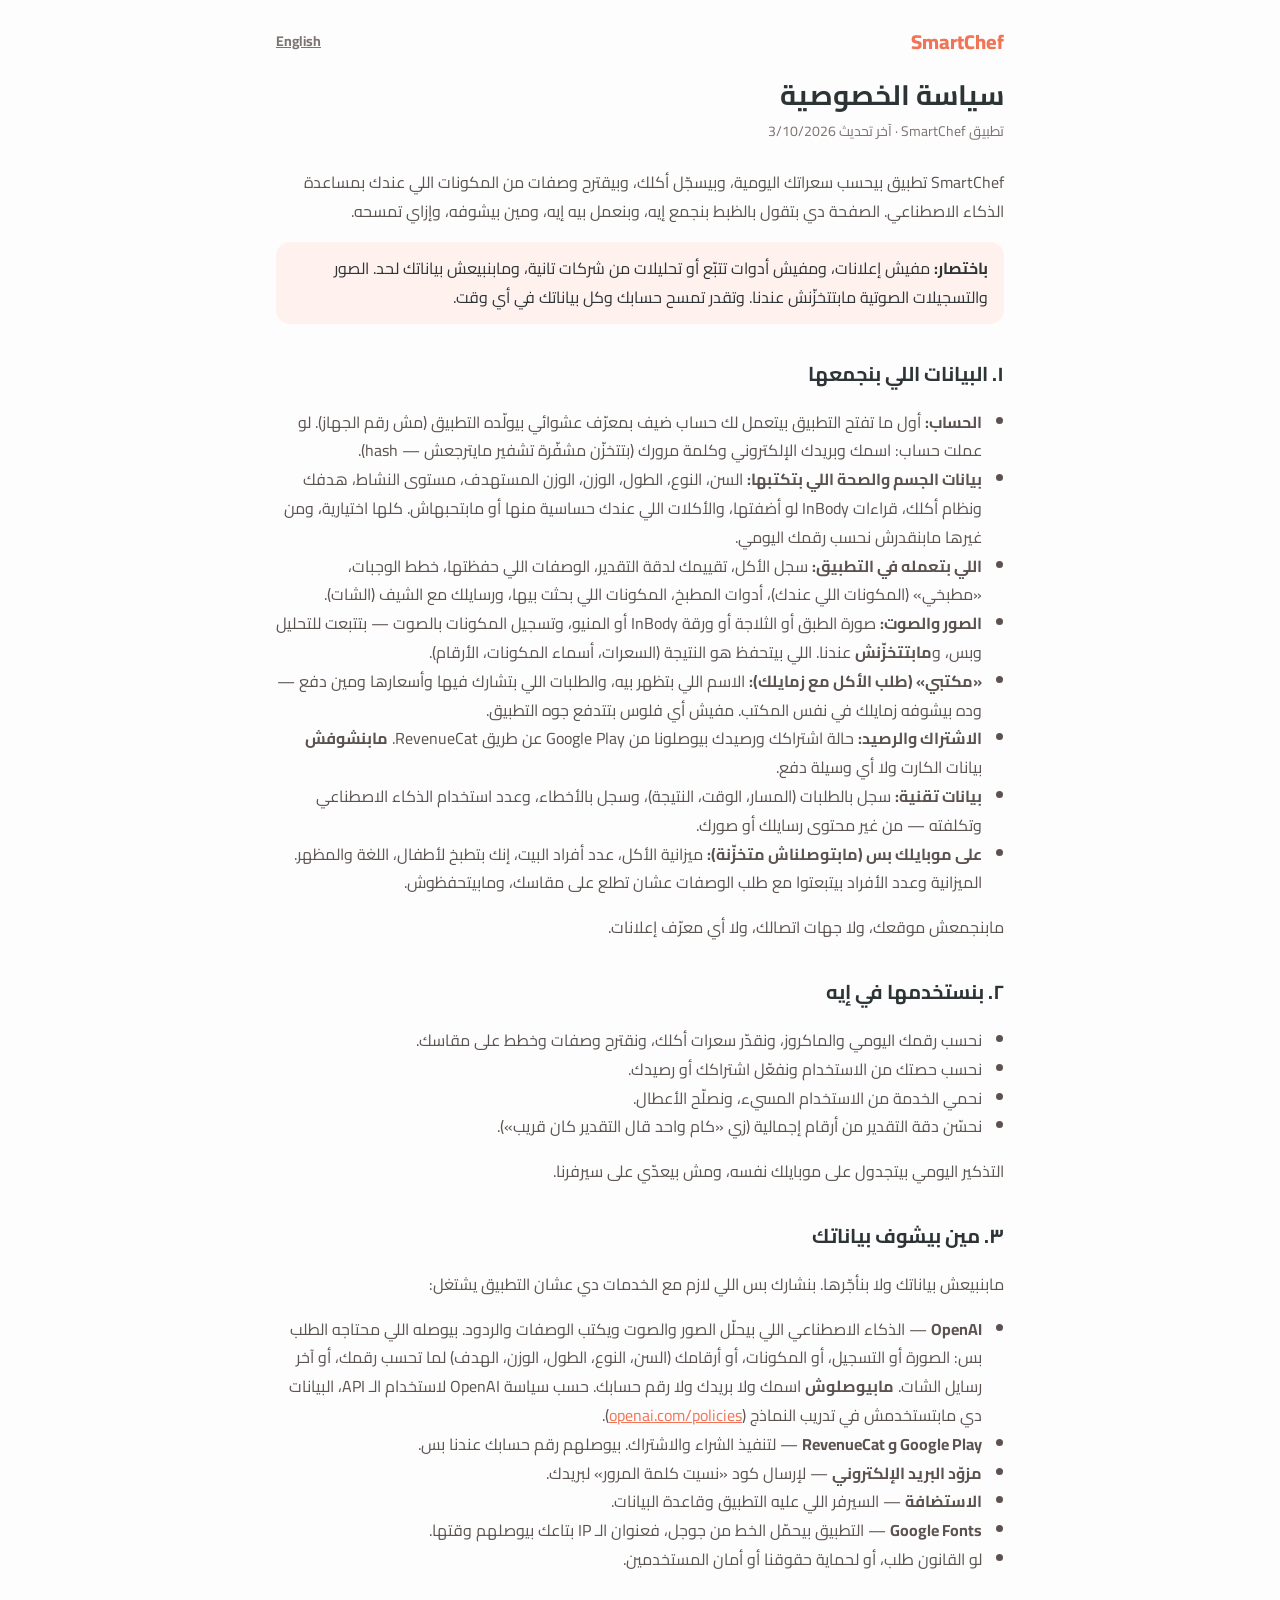
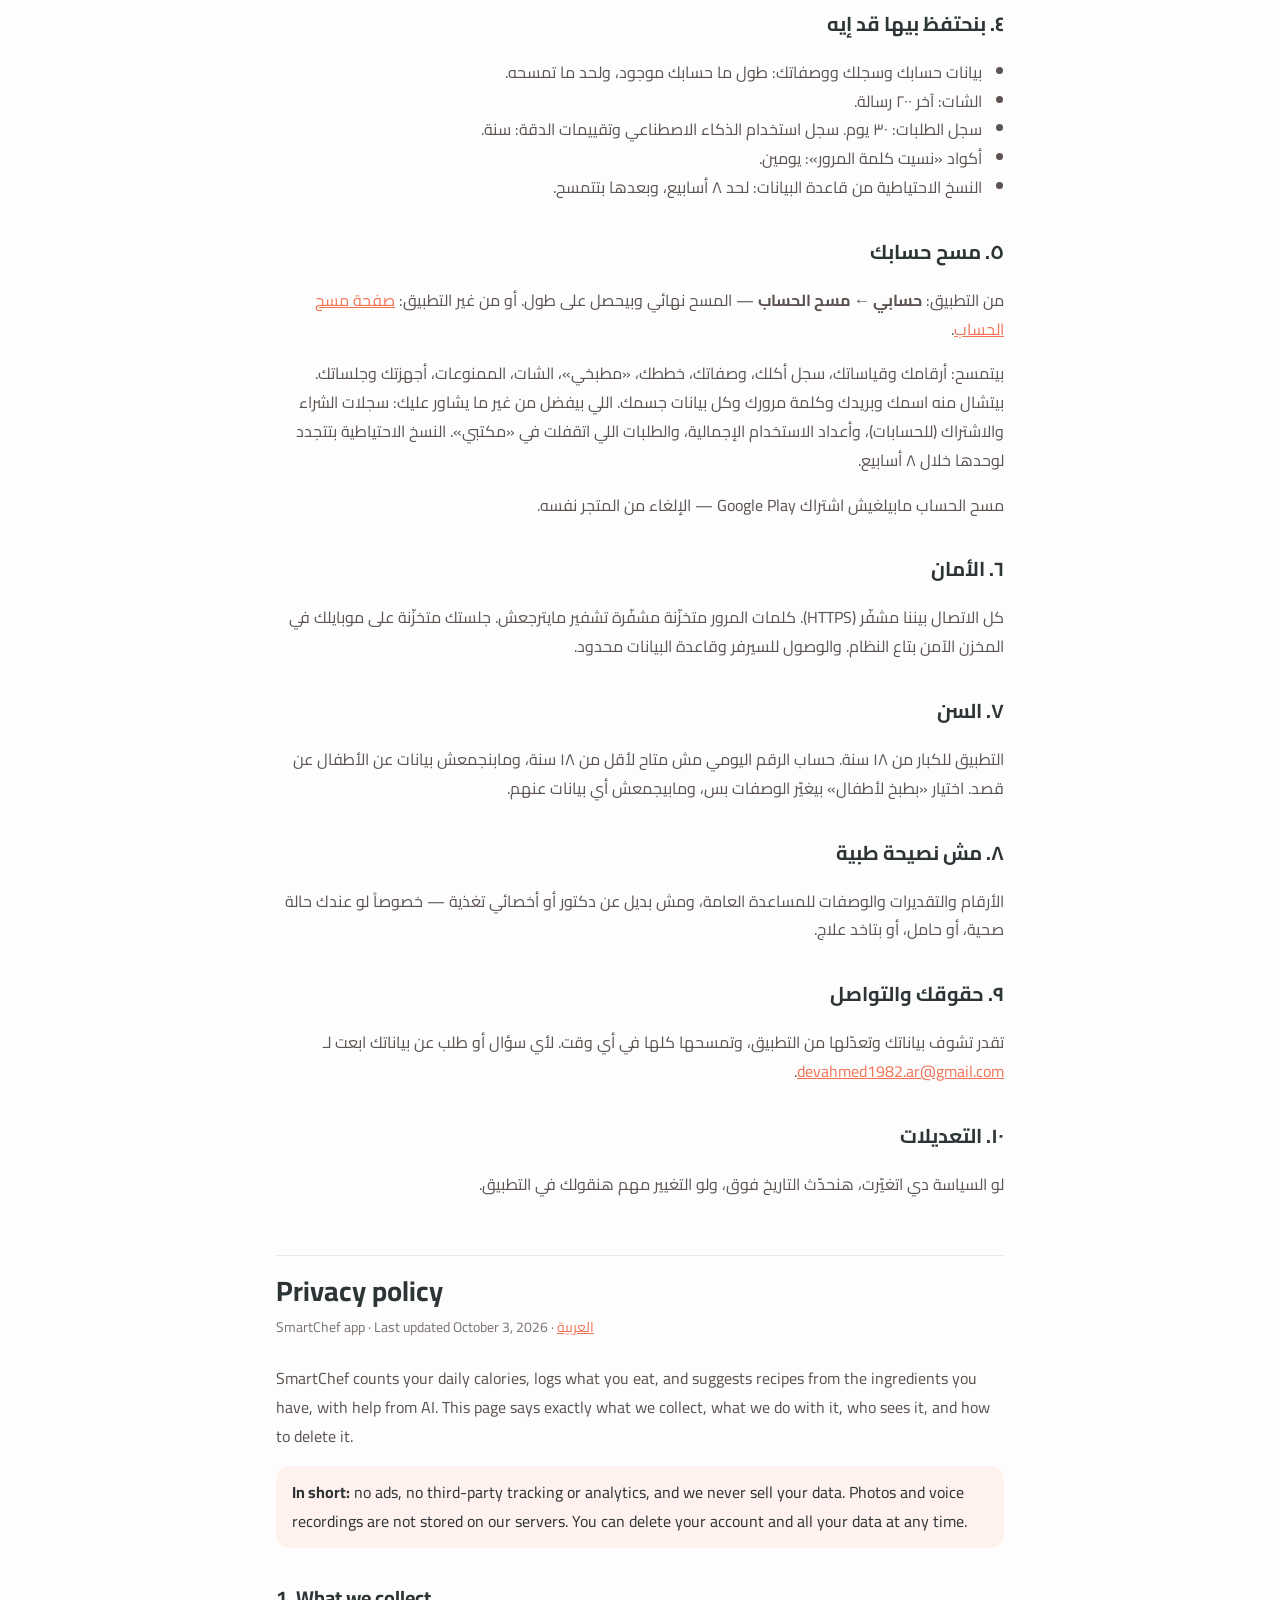
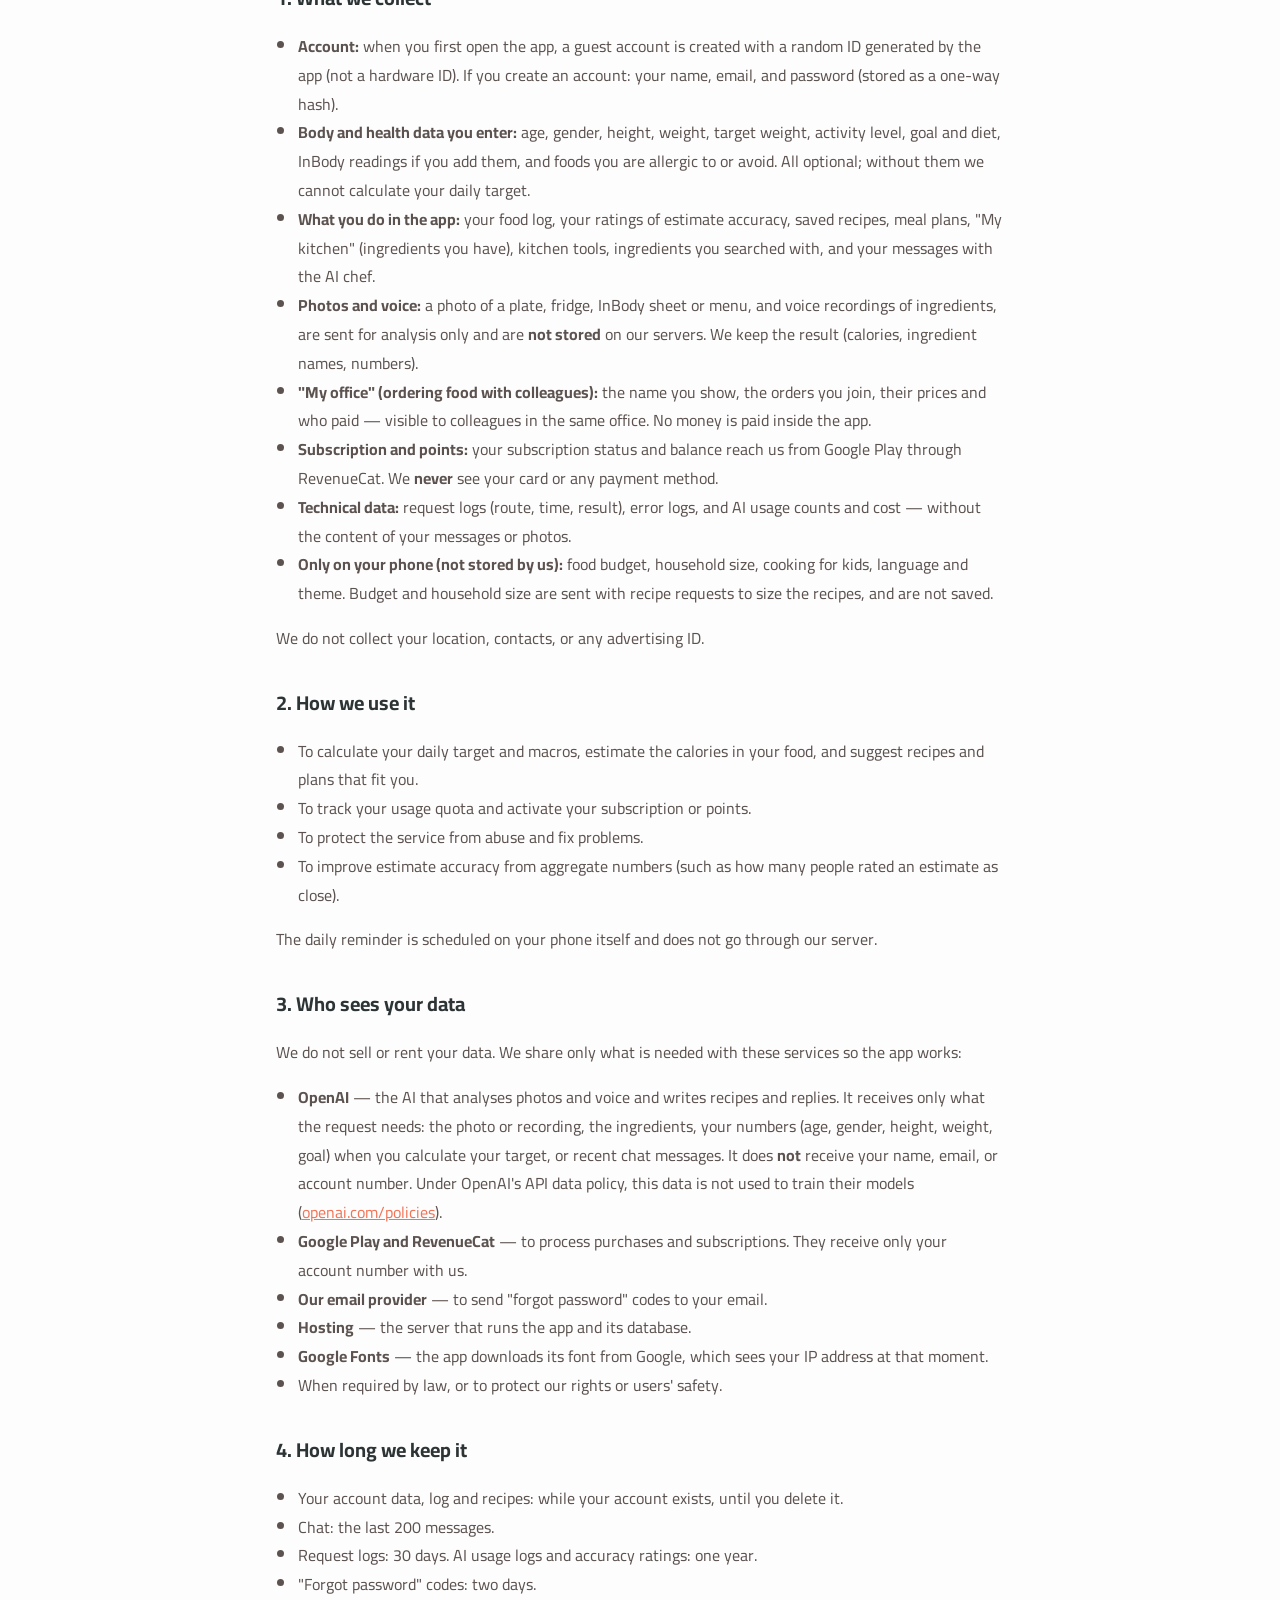
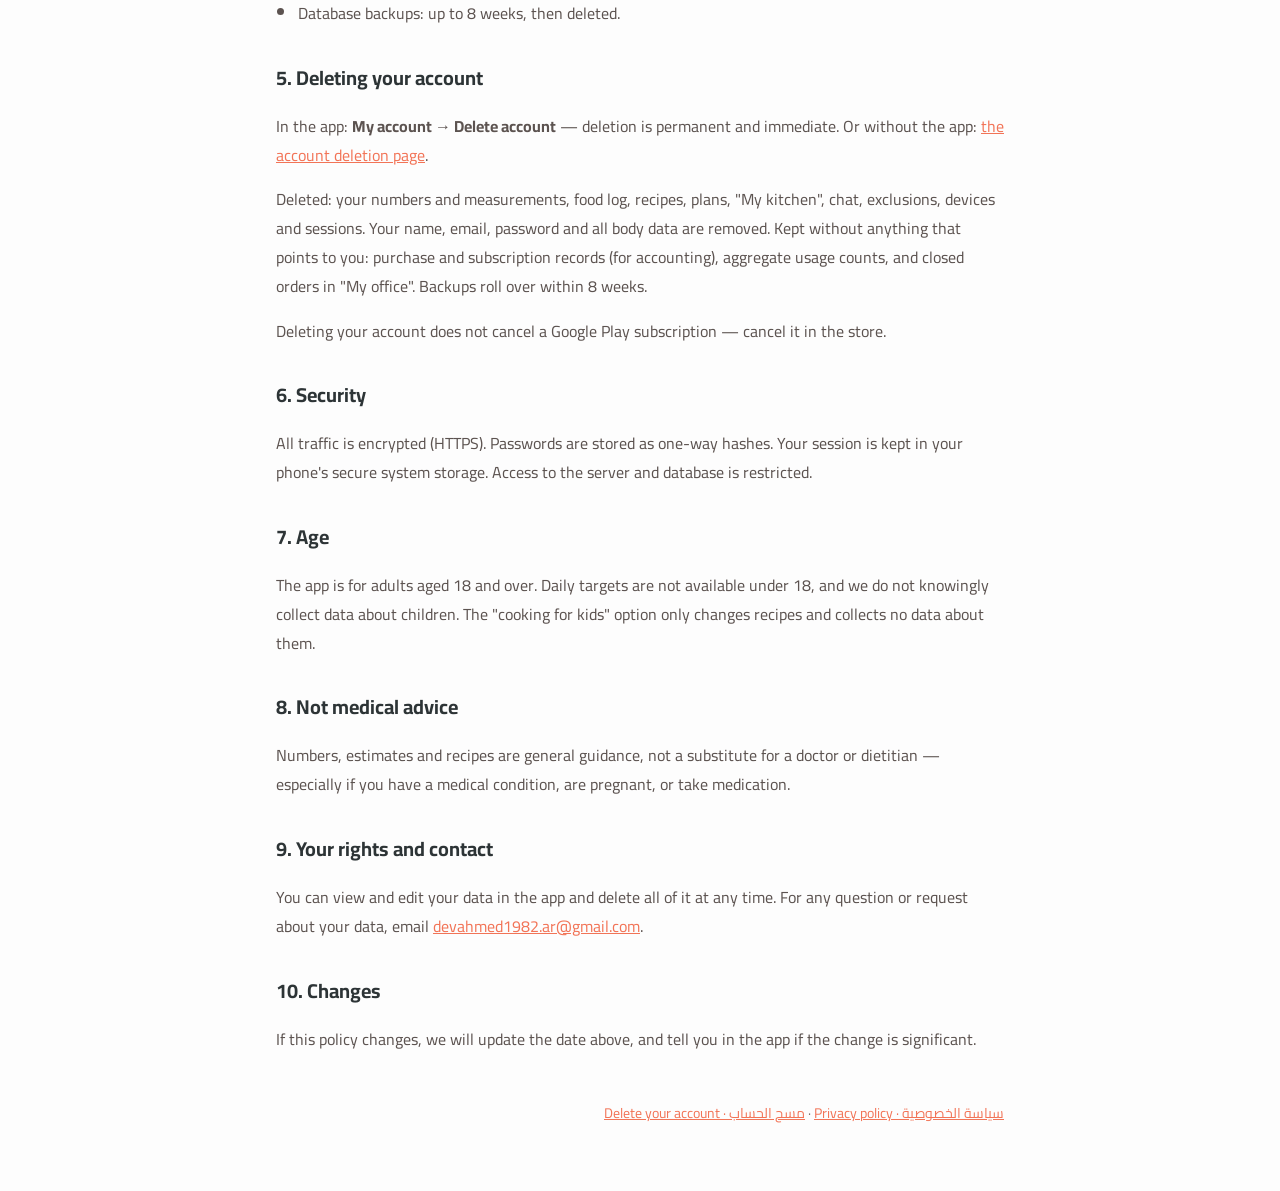
<file: index.html>
<!DOCTYPE html>
<html lang="ar" dir="rtl">
<head>
    <meta charset="utf-8" />
    <meta name="viewport" content="width=device-width, initial-scale=1" />
    <title>سياسة الخصوصية · SmartChef — Privacy policy</title>
    <link rel="preconnect" href="https://fonts.googleapis.com" />
    <link rel="stylesheet" href="https://fonts.googleapis.com/css2?family=Cairo:wght@400;600;700;800&display=swap" />
    <link rel="stylesheet" href="style.css" />
</head>
<body>
<!--
  نسخة ثابتة من SmartChef.API/Pages/Legal/Privacy.cshtml — بتتنشر على GitHub Pages
  (AhmedrezkRagab/smartchef-privacy) زي باقي التطبيقات. لو صفحة السيرفر اتغيّرت،
  دي بتتغيّر معاها، ونموذج Data safety في Play Console كمان.
-->
<div class="wrap">
    <header>
        <span class="brand">SmartChef</span>
        <a class="lang" href="#en">English</a>
    </header>

    <section id="ar" lang="ar" dir="rtl">
        <h1>سياسة الخصوصية</h1>
        <p class="meta">تطبيق SmartChef · آخر تحديث 3/10/2026</p>

        <p>
            SmartChef تطبيق بيحسب سعراتك اليومية، وبيسجّل أكلك، وبيقترح وصفات من المكونات اللي عندك
            بمساعدة الذكاء الاصطناعي. الصفحة دي بتقول بالظبط بنجمع إيه، وبنعمل بيه إيه، ومين بيشوفه،
            وإزاي تمسحه.
        </p>

        <div class="note">
            <strong>باختصار:</strong> مفيش إعلانات، ومفيش أدوات تتبّع أو تحليلات من شركات تانية، ومابنبيعش
            بياناتك لحد. الصور والتسجيلات الصوتية مابتتخزّنش عندنا. وتقدر تمسح حسابك وكل بياناتك في أي وقت.
        </div>

        <h2>١. البيانات اللي بنجمعها</h2>
        <ul>
            <li><strong>الحساب:</strong> أول ما تفتح التطبيق بيتعمل لك حساب ضيف بمعرّف عشوائي بيولّده التطبيق
                (مش رقم الجهاز). لو عملت حساب: اسمك وبريدك الإلكتروني وكلمة مرورك (بتتخزّن مشفّرة تشفير
                مايترجعش — hash).</li>
            <li><strong>بيانات الجسم والصحة اللي بتكتبها:</strong> السن، النوع، الطول، الوزن، الوزن المستهدف،
                مستوى النشاط، هدفك ونظام أكلك، قراءات InBody لو أضفتها، والأكلات اللي عندك حساسية منها أو
                مابتحبهاش. كلها اختيارية، ومن غيرها مابنقدرش نحسب رقمك اليومي.</li>
            <li><strong>اللي بتعمله في التطبيق:</strong> سجل الأكل، تقييمك لدقة التقدير، الوصفات اللي حفظتها،
                خطط الوجبات، «مطبخي» (المكونات اللي عندك)، أدوات المطبخ، المكونات اللي بحثت بيها، ورسايلك
                مع الشيف (الشات).</li>
            <li><strong>الصور والصوت:</strong> صورة الطبق أو الثلاجة أو ورقة InBody أو المنيو، وتسجيل المكونات
                بالصوت — بتتبعت للتحليل وبس، و<strong>مابتتخزّنش</strong> عندنا. اللي بيتحفظ هو النتيجة
                (السعرات، أسماء المكونات، الأرقام).</li>
            <li><strong>«مكتبي» (طلب الأكل مع زمايلك):</strong> الاسم اللي بتظهر بيه، والطلبات اللي بتشارك فيها
                وأسعارها ومين دفع — وده بيشوفه زمايلك في نفس المكتب. مفيش أي فلوس بتتدفع جوه التطبيق.</li>
            <li><strong>الاشتراك والرصيد:</strong> حالة اشتراكك ورصيدك بيوصلونا من Google Play عن طريق RevenueCat.
                <strong>مابنشوفش</strong> بيانات الكارت ولا أي وسيلة دفع.</li>
            <li><strong>بيانات تقنية:</strong> سجل بالطلبات (المسار، الوقت، النتيجة)، وسجل بالأخطاء، وعدد
                استخدام الذكاء الاصطناعي وتكلفته — من غير محتوى رسايلك أو صورك.</li>
            <li><strong>على موبايلك بس (مابتوصلناش متخزّنة):</strong> ميزانية الأكل، عدد أفراد البيت، إنك
                بتطبخ لأطفال، اللغة والمظهر. الميزانية وعدد الأفراد بيتبعتوا مع طلب الوصفات عشان تطلع على
                مقاسك، ومابيتحفظوش.</li>
        </ul>
        <p>مابنجمعش موقعك، ولا جهات اتصالك، ولا أي معرّف إعلانات.</p>

        <h2>٢. بنستخدمها في إيه</h2>
        <ul>
            <li>نحسب رقمك اليومي والماكروز، ونقدّر سعرات أكلك، ونقترح وصفات وخطط على مقاسك.</li>
            <li>نحسب حصتك من الاستخدام ونفعّل اشتراكك أو رصيدك.</li>
            <li>نحمي الخدمة من الاستخدام المسيء، ونصلّح الأعطال.</li>
            <li>نحسّن دقة التقدير من أرقام إجمالية (زي «كام واحد قال التقدير كان قريب»).</li>
        </ul>
        <p>التذكير اليومي بيتجدول على موبايلك نفسه، ومش بيعدّي على سيرفرنا.</p>

        <h2>٣. مين بيشوف بياناتك</h2>
        <p>مابنبيعش بياناتك ولا بنأجّرها. بنشارك بس اللي لازم مع الخدمات دي عشان التطبيق يشتغل:</p>
        <ul>
            <li><strong>OpenAI</strong> — الذكاء الاصطناعي اللي بيحلّل الصور والصوت ويكتب الوصفات والردود. بيوصله
                اللي محتاجه الطلب بس: الصورة أو التسجيل، أو المكونات، أو أرقامك (السن، النوع، الطول، الوزن،
                الهدف) لما تحسب رقمك، أو آخر رسايل الشات. <strong>مابيوصلوش</strong> اسمك ولا بريدك ولا رقم
                حسابك. حسب سياسة OpenAI لاستخدام الـ API، البيانات دي مابتستخدمش في تدريب النماذج
                (<a href="https://openai.com/policies/" rel="noopener">openai.com/policies</a>).</li>
            <li><strong>Google Play و RevenueCat</strong> — لتنفيذ الشراء والاشتراك. بيوصلهم رقم حسابك عندنا بس.</li>
            <li><strong>مزوّد البريد الإلكتروني</strong> — لإرسال كود «نسيت كلمة المرور» لبريدك.</li>
            <li><strong>الاستضافة</strong> — السيرفر اللي عليه التطبيق وقاعدة البيانات.</li>
            <li><strong>Google Fonts</strong> — التطبيق بيحمّل الخط من جوجل، فعنوان الـ IP بتاعك بيوصلهم وقتها.</li>
            <li>لو القانون طلب، أو لحماية حقوقنا أو أمان المستخدمين.</li>
        </ul>

        <h2>٤. بنحتفظ بيها قد إيه</h2>
        <ul>
            <li>بيانات حسابك وسجلك ووصفاتك: طول ما حسابك موجود، ولحد ما تمسحه.</li>
            <li>الشات: آخر ٢٠٠ رسالة.</li>
            <li>سجل الطلبات: ٣٠ يوم. سجل استخدام الذكاء الاصطناعي وتقييمات الدقة: سنة.</li>
            <li>أكواد «نسيت كلمة المرور»: يومين.</li>
            <li>النسخ الاحتياطية من قاعدة البيانات: لحد ٨ أسابيع، وبعدها بتتمسح.</li>
        </ul>

        <h2>٥. مسح حسابك</h2>
        <p>
            من التطبيق: <strong>حسابي ← مسح الحساب</strong> — المسح نهائي وبيحصل على طول. أو من غير التطبيق:
            <a href="delete-account.html">صفحة مسح الحساب</a>.
        </p>
        <p>
            بيتمسح: أرقامك وقياساتك، سجل أكلك، وصفاتك، خططك، «مطبخي»، الشات، الممنوعات، أجهزتك وجلساتك.
            بيتشال منه اسمك وبريدك وكلمة مرورك وكل بيانات جسمك. اللي بيفضل من غير ما يشاور عليك: سجلات
            الشراء والاشتراك (للحسابات)، وأعداد الاستخدام الإجمالية، والطلبات اللي اتقفلت في «مكتبي».
            النسخ الاحتياطية بتتجدد لوحدها خلال ٨ أسابيع.
        </p>
        <p>مسح الحساب مابيلغيش اشتراك Google Play — الإلغاء من المتجر نفسه.</p>

        <h2>٦. الأمان</h2>
        <p>
            كل الاتصال بيننا مشفّر (HTTPS). كلمات المرور متخزّنة مشفّرة تشفير مايترجعش. جلستك متخزّنة على
            موبايلك في المخزن الآمن بتاع النظام. والوصول للسيرفر وقاعدة البيانات محدود.
        </p>

        <h2>٧. السن</h2>
        <p>
            التطبيق للكبار من ١٨ سنة. حساب الرقم اليومي مش متاح لأقل من ١٨ سنة، ومابنجمعش بيانات عن
            الأطفال عن قصد. اختيار «بطبخ لأطفال» بيغيّر الوصفات بس، ومابيجمعش أي بيانات عنهم.
        </p>

        <h2>٨. مش نصيحة طبية</h2>
        <p>
            الأرقام والتقديرات والوصفات للمساعدة العامة، ومش بديل عن دكتور أو أخصائي تغذية — خصوصاً لو عندك
            حالة صحية، أو حامل، أو بتاخد علاج.
        </p>

        <h2>٩. حقوقك والتواصل</h2>
        <p>
            تقدر تشوف بياناتك وتعدّلها من التطبيق، وتمسحها كلها في أي وقت. لأي سؤال أو طلب عن بياناتك
            ابعت لـ <a href="mailto:devahmed1982.ar@gmail.com">devahmed1982.ar@gmail.com</a>.
        </p>

        <h2>١٠. التعديلات</h2>
        <p>لو السياسة دي اتغيّرت، هنحدّث التاريخ فوق، ولو التغيير مهم هنقولك في التطبيق.</p>
    </section>

    <hr />

    <section id="en" lang="en" dir="ltr">
        <h1>Privacy policy</h1>
        <p class="meta">SmartChef app · Last updated October 3, 2026 · <a href="#ar">العربية</a></p>

        <p>
            SmartChef counts your daily calories, logs what you eat, and suggests recipes from the ingredients you
            have, with help from AI. This page says exactly what we collect, what we do with it, who sees it, and
            how to delete it.
        </p>

        <div class="note">
            <strong>In short:</strong> no ads, no third-party tracking or analytics, and we never sell your data.
            Photos and voice recordings are not stored on our servers. You can delete your account and all your
            data at any time.
        </div>

        <h2>1. What we collect</h2>
        <ul>
            <li><strong>Account:</strong> when you first open the app, a guest account is created with a random ID
                generated by the app (not a hardware ID). If you create an account: your name, email, and password
                (stored as a one-way hash).</li>
            <li><strong>Body and health data you enter:</strong> age, gender, height, weight, target weight, activity
                level, goal and diet, InBody readings if you add them, and foods you are allergic to or avoid. All
                optional; without them we cannot calculate your daily target.</li>
            <li><strong>What you do in the app:</strong> your food log, your ratings of estimate accuracy, saved
                recipes, meal plans, "My kitchen" (ingredients you have), kitchen tools, ingredients you searched
                with, and your messages with the AI chef.</li>
            <li><strong>Photos and voice:</strong> a photo of a plate, fridge, InBody sheet or menu, and voice
                recordings of ingredients, are sent for analysis only and are <strong>not stored</strong> on our
                servers. We keep the result (calories, ingredient names, numbers).</li>
            <li><strong>"My office" (ordering food with colleagues):</strong> the name you show, the orders you join,
                their prices and who paid — visible to colleagues in the same office. No money is paid inside the
                app.</li>
            <li><strong>Subscription and points:</strong> your subscription status and balance reach us from Google
                Play through RevenueCat. We <strong>never</strong> see your card or any payment method.</li>
            <li><strong>Technical data:</strong> request logs (route, time, result), error logs, and AI usage counts
                and cost — without the content of your messages or photos.</li>
            <li><strong>Only on your phone (not stored by us):</strong> food budget, household size, cooking for
                kids, language and theme. Budget and household size are sent with recipe requests to size the
                recipes, and are not saved.</li>
        </ul>
        <p>We do not collect your location, contacts, or any advertising ID.</p>

        <h2>2. How we use it</h2>
        <ul>
            <li>To calculate your daily target and macros, estimate the calories in your food, and suggest recipes
                and plans that fit you.</li>
            <li>To track your usage quota and activate your subscription or points.</li>
            <li>To protect the service from abuse and fix problems.</li>
            <li>To improve estimate accuracy from aggregate numbers (such as how many people rated an estimate as
                close).</li>
        </ul>
        <p>The daily reminder is scheduled on your phone itself and does not go through our server.</p>

        <h2>3. Who sees your data</h2>
        <p>We do not sell or rent your data. We share only what is needed with these services so the app works:</p>
        <ul>
            <li><strong>OpenAI</strong> — the AI that analyses photos and voice and writes recipes and replies. It
                receives only what the request needs: the photo or recording, the ingredients, your numbers (age,
                gender, height, weight, goal) when you calculate your target, or recent chat messages. It does
                <strong>not</strong> receive your name, email, or account number. Under OpenAI's API data policy,
                this data is not used to train their models
                (<a href="https://openai.com/policies/" rel="noopener">openai.com/policies</a>).</li>
            <li><strong>Google Play and RevenueCat</strong> — to process purchases and subscriptions. They receive
                only your account number with us.</li>
            <li><strong>Our email provider</strong> — to send "forgot password" codes to your email.</li>
            <li><strong>Hosting</strong> — the server that runs the app and its database.</li>
            <li><strong>Google Fonts</strong> — the app downloads its font from Google, which sees your IP address
                at that moment.</li>
            <li>When required by law, or to protect our rights or users' safety.</li>
        </ul>

        <h2>4. How long we keep it</h2>
        <ul>
            <li>Your account data, log and recipes: while your account exists, until you delete it.</li>
            <li>Chat: the last 200 messages.</li>
            <li>Request logs: 30 days. AI usage logs and accuracy ratings: one year.</li>
            <li>"Forgot password" codes: two days.</li>
            <li>Database backups: up to 8 weeks, then deleted.</li>
        </ul>

        <h2>5. Deleting your account</h2>
        <p>
            In the app: <strong>My account → Delete account</strong> — deletion is permanent and immediate. Or
            without the app: <a href="delete-account.html#en">the account deletion page</a>.
        </p>
        <p>
            Deleted: your numbers and measurements, food log, recipes, plans, "My kitchen", chat, exclusions,
            devices and sessions. Your name, email, password and all body data are removed. Kept without anything
            that points to you: purchase and subscription records (for accounting), aggregate usage counts, and
            closed orders in "My office". Backups roll over within 8 weeks.
        </p>
        <p>Deleting your account does not cancel a Google Play subscription — cancel it in the store.</p>

        <h2>6. Security</h2>
        <p>
            All traffic is encrypted (HTTPS). Passwords are stored as one-way hashes. Your session is kept in your
            phone's secure system storage. Access to the server and database is restricted.
        </p>

        <h2>7. Age</h2>
        <p>
            The app is for adults aged 18 and over. Daily targets are not available under 18, and we do not
            knowingly collect data about children. The "cooking for kids" option only changes recipes and collects
            no data about them.
        </p>

        <h2>8. Not medical advice</h2>
        <p>
            Numbers, estimates and recipes are general guidance, not a substitute for a doctor or dietitian —
            especially if you have a medical condition, are pregnant, or take medication.
        </p>

        <h2>9. Your rights and contact</h2>
        <p>
            You can view and edit your data in the app and delete all of it at any time. For any question or
            request about your data, email <a href="mailto:devahmed1982.ar@gmail.com">devahmed1982.ar@gmail.com</a>.
        </p>

        <h2>10. Changes</h2>
        <p>If this policy changes, we will update the date above, and tell you in the app if the change is significant.</p>
    </section>

    <footer>
        <a href="index.html">سياسة الخصوصية · Privacy policy</a>
        ·
        <a href="delete-account.html">مسح الحساب · Delete your account</a>
    </footer>
</div>
</body>
</html>
</file>
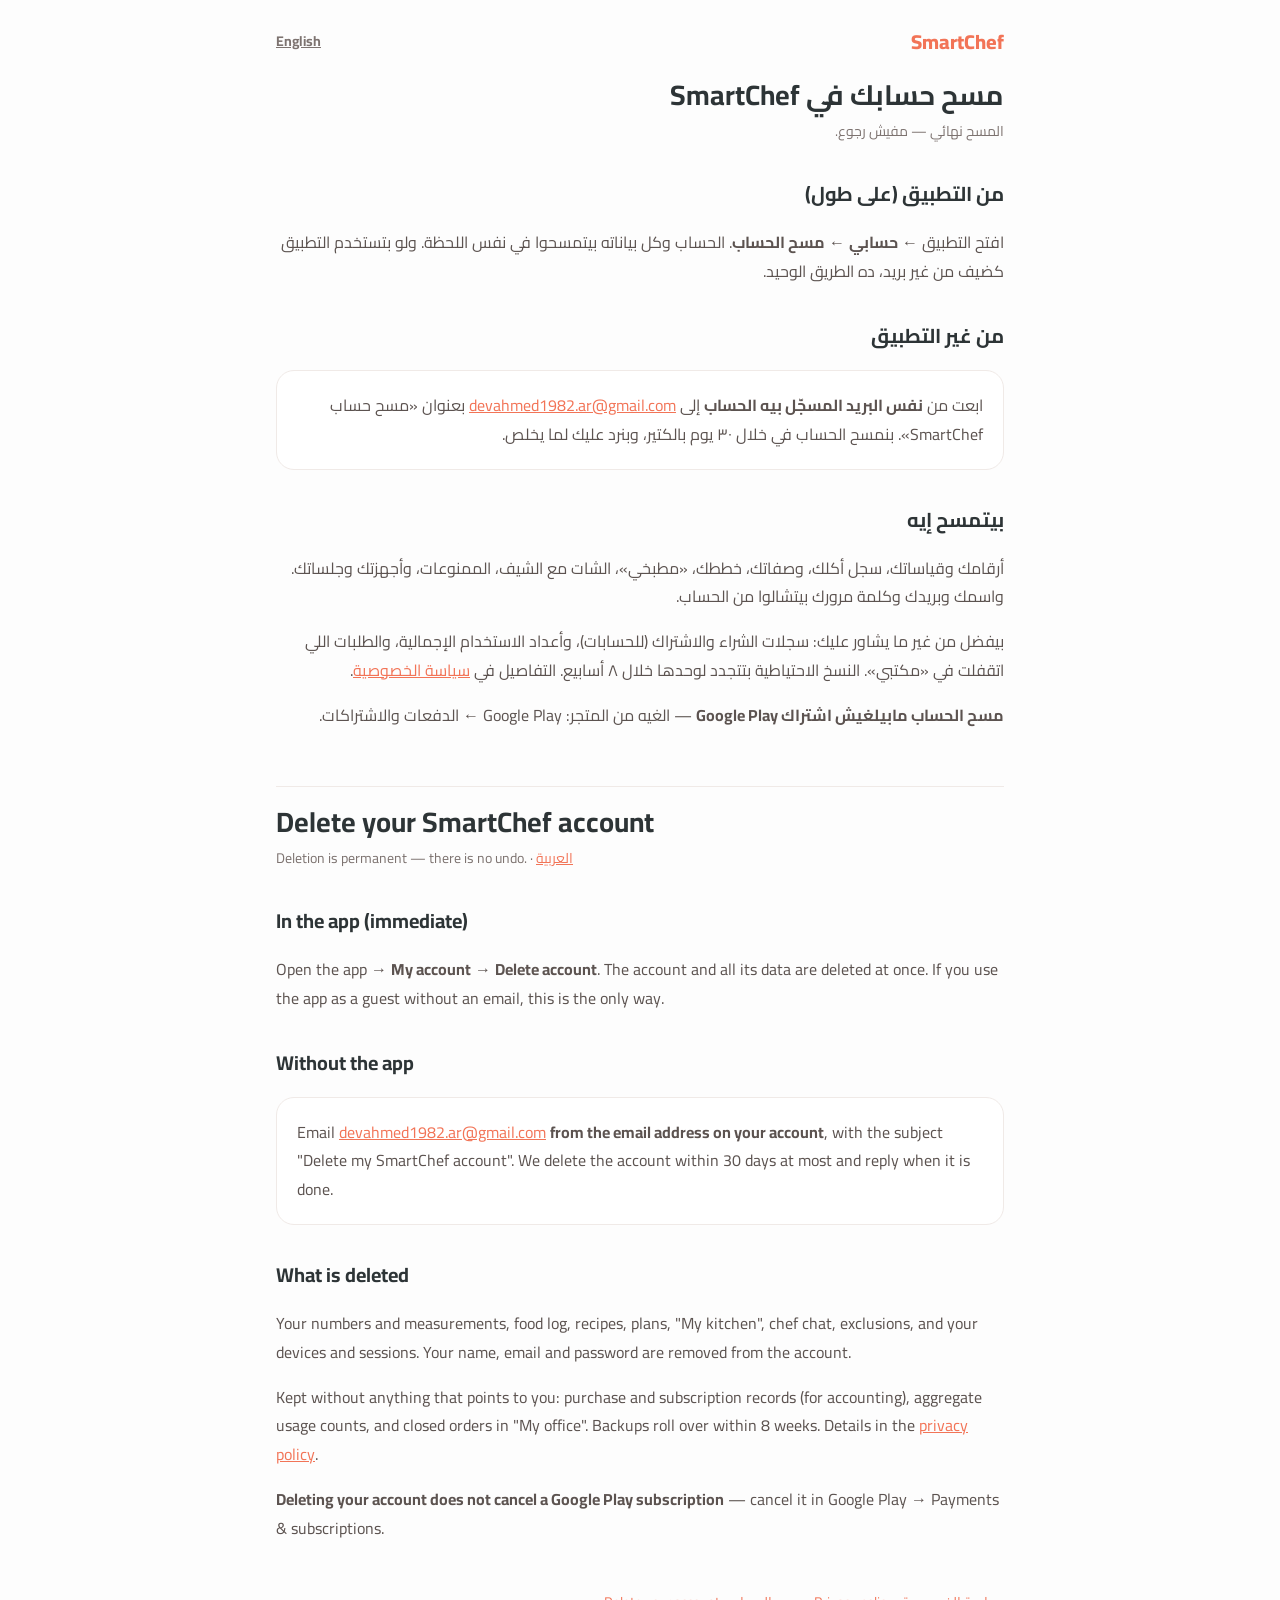
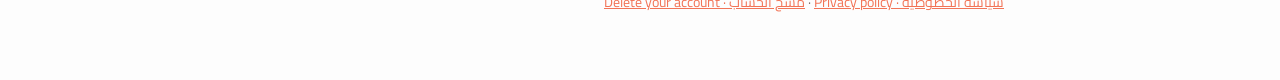
<file: delete-account.html>
<!DOCTYPE html>
<html lang="ar" dir="rtl">
<head>
    <meta charset="utf-8" />
    <meta name="viewport" content="width=device-width, initial-scale=1" />
    <title>مسح الحساب · SmartChef — Delete your account</title>
    <link rel="preconnect" href="https://fonts.googleapis.com" />
    <link rel="stylesheet" href="https://fonts.googleapis.com/css2?family=Cairo:wght@400;600;700;800&display=swap" />
    <link rel="stylesheet" href="style.css" />
</head>
<body>
<!--
  اللينك اللي بيتحط في Play Console ← Data safety ← Account deletion. جوجل بتطلب
  طريقة لطلب المسح من غير التطبيق: هنا بالبريد. المسح الفوري من التطبيق نفسه.
-->
<div class="wrap">
    <header>
        <span class="brand">SmartChef</span>
        <a class="lang" href="#en">English</a>
    </header>

    <section id="ar" lang="ar" dir="rtl">
        <h1>مسح حسابك في SmartChef</h1>
        <p class="meta">المسح نهائي — مفيش رجوع.</p>

        <h2>من التطبيق (على طول)</h2>
        <p>
            افتح التطبيق ← <strong>حسابي</strong> ← <strong>مسح الحساب</strong>. الحساب وكل بياناته بيتمسحوا في
            نفس اللحظة. ولو بتستخدم التطبيق كضيف من غير بريد، ده الطريق الوحيد.
        </p>

        <h2>من غير التطبيق</h2>
        <div class="card">
            <p>
                ابعت من <strong>نفس البريد المسجّل بيه الحساب</strong> إلى
                <a href="mailto:devahmed1982.ar@gmail.com?subject=SmartChef%20-%20Delete%20my%20account">devahmed1982.ar@gmail.com</a>
                بعنوان «مسح حساب SmartChef». بنمسح الحساب في خلال ٣٠ يوم بالكتير، وبنرد عليك لما يخلص.
            </p>
        </div>

        <h2>بيتمسح إيه</h2>
        <p>
            أرقامك وقياساتك، سجل أكلك، وصفاتك، خططك، «مطبخي»، الشات مع الشيف، الممنوعات، وأجهزتك وجلساتك.
            واسمك وبريدك وكلمة مرورك بيتشالوا من الحساب.
        </p>
        <p>
            بيفضل من غير ما يشاور عليك: سجلات الشراء والاشتراك (للحسابات)، وأعداد الاستخدام الإجمالية،
            والطلبات اللي اتقفلت في «مكتبي». النسخ الاحتياطية بتتجدد لوحدها خلال ٨ أسابيع.
            التفاصيل في <a href="index.html">سياسة الخصوصية</a>.
        </p>
        <p><strong>مسح الحساب مابيلغيش اشتراك Google Play</strong> — الغيه من المتجر: Google Play ← الدفعات والاشتراكات.</p>
    </section>

    <hr />

    <section id="en" lang="en" dir="ltr">
        <h1>Delete your SmartChef account</h1>
        <p class="meta">Deletion is permanent — there is no undo. · <a href="#ar">العربية</a></p>

        <h2>In the app (immediate)</h2>
        <p>
            Open the app → <strong>My account</strong> → <strong>Delete account</strong>. The account and all its
            data are deleted at once. If you use the app as a guest without an email, this is the only way.
        </p>

        <h2>Without the app</h2>
        <div class="card">
            <p>
                Email <a href="mailto:devahmed1982.ar@gmail.com?subject=SmartChef%20-%20Delete%20my%20account">devahmed1982.ar@gmail.com</a>
                <strong>from the email address on your account</strong>, with the subject "Delete my SmartChef
                account". We delete the account within 30 days at most and reply when it is done.
            </p>
        </div>

        <h2>What is deleted</h2>
        <p>
            Your numbers and measurements, food log, recipes, plans, "My kitchen", chef chat, exclusions, and your
            devices and sessions. Your name, email and password are removed from the account.
        </p>
        <p>
            Kept without anything that points to you: purchase and subscription records (for accounting),
            aggregate usage counts, and closed orders in "My office". Backups roll over within 8 weeks.
            Details in the <a href="index.html#en">privacy policy</a>.
        </p>
        <p><strong>Deleting your account does not cancel a Google Play subscription</strong> — cancel it in Google Play → Payments &amp; subscriptions.</p>
    </section>

    <footer>
        <a href="index.html">سياسة الخصوصية · Privacy policy</a>
        ·
        <a href="delete-account.html">مسح الحساب · Delete your account</a>
    </footer>
</div>
</body>
</html>
</file>
<file: style.css>
/* نفس ألوان التطبيق وصفحات السيرفر (SmartChef.API/Pages/Legal/_LegalLayout.cshtml). */
:root {
    --primary: #F27457;
    --ground: #FDFDFD;
    --surface: #FFFFFF;
    --soft: #FEF1EE;
    --ink: #2D3436;
    --ink-body: #5C5350;
    --ink-secondary: #7D7370;
    --border: #F0EAE7;
}
@media (prefers-color-scheme: dark) {
    :root {
        --ground: #17191A;
        --surface: #222627;
        --soft: #3B2E2B;
        --ink: #F2ECEA;
        --ink-body: #D6CDC9;
        --ink-secondary: #BDB3AF;
        --border: #33383A;
    }
}
* { box-sizing: border-box; }
body { margin: 0; background: var(--ground); color: var(--ink); font-family: "Cairo", "Segoe UI", Tahoma, sans-serif; font-size: 16px; line-height: 1.8; }
.wrap { max-width: 760px; margin: 0 auto; padding: 24px 16px 64px; }
header { display: flex; justify-content: space-between; align-items: center; gap: 12px; margin-bottom: 8px; }
.brand { font-weight: 800; font-size: 20px; color: var(--primary); }
.lang { font-size: 14px; font-weight: 700; color: var(--ink-secondary); }
h1 { font-size: 28px; line-height: 1.4; margin: 16px 0 4px; }
h2 { font-size: 20px; margin: 32px 0 8px; }
p, li { color: var(--ink-body); }
ul { padding-inline-start: 22px; }
.meta { color: var(--ink-secondary); font-size: 14px; margin: 0 0 24px; }
.card { background: var(--surface); border: 1px solid var(--border); border-radius: 18px; padding: 4px 20px; margin: 16px 0; }
.note { background: var(--soft); border-radius: 14px; padding: 12px 16px; }
hr { border: 0; border-top: 1px solid var(--border); margin: 56px 0 8px; }
a { color: var(--primary); }
footer { margin-top: 48px; color: var(--ink-secondary); font-size: 14px; }
</file>
